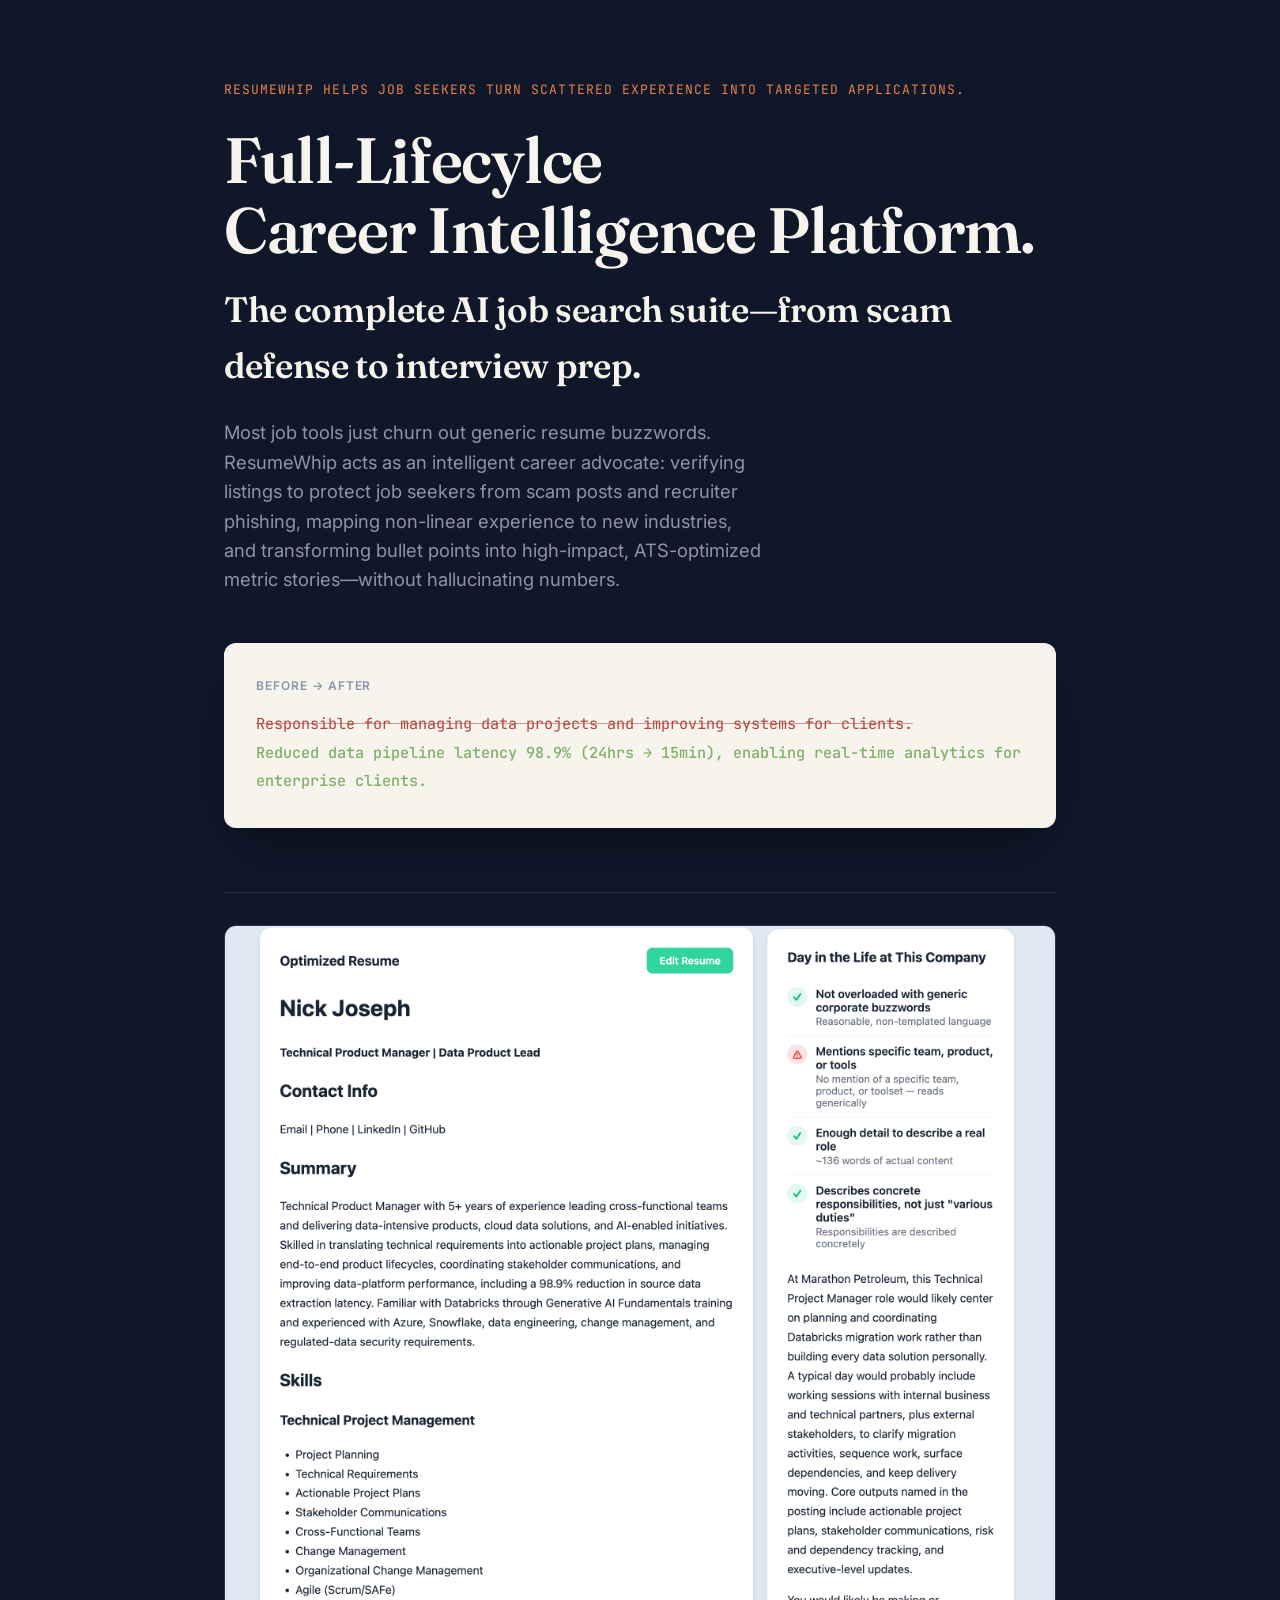
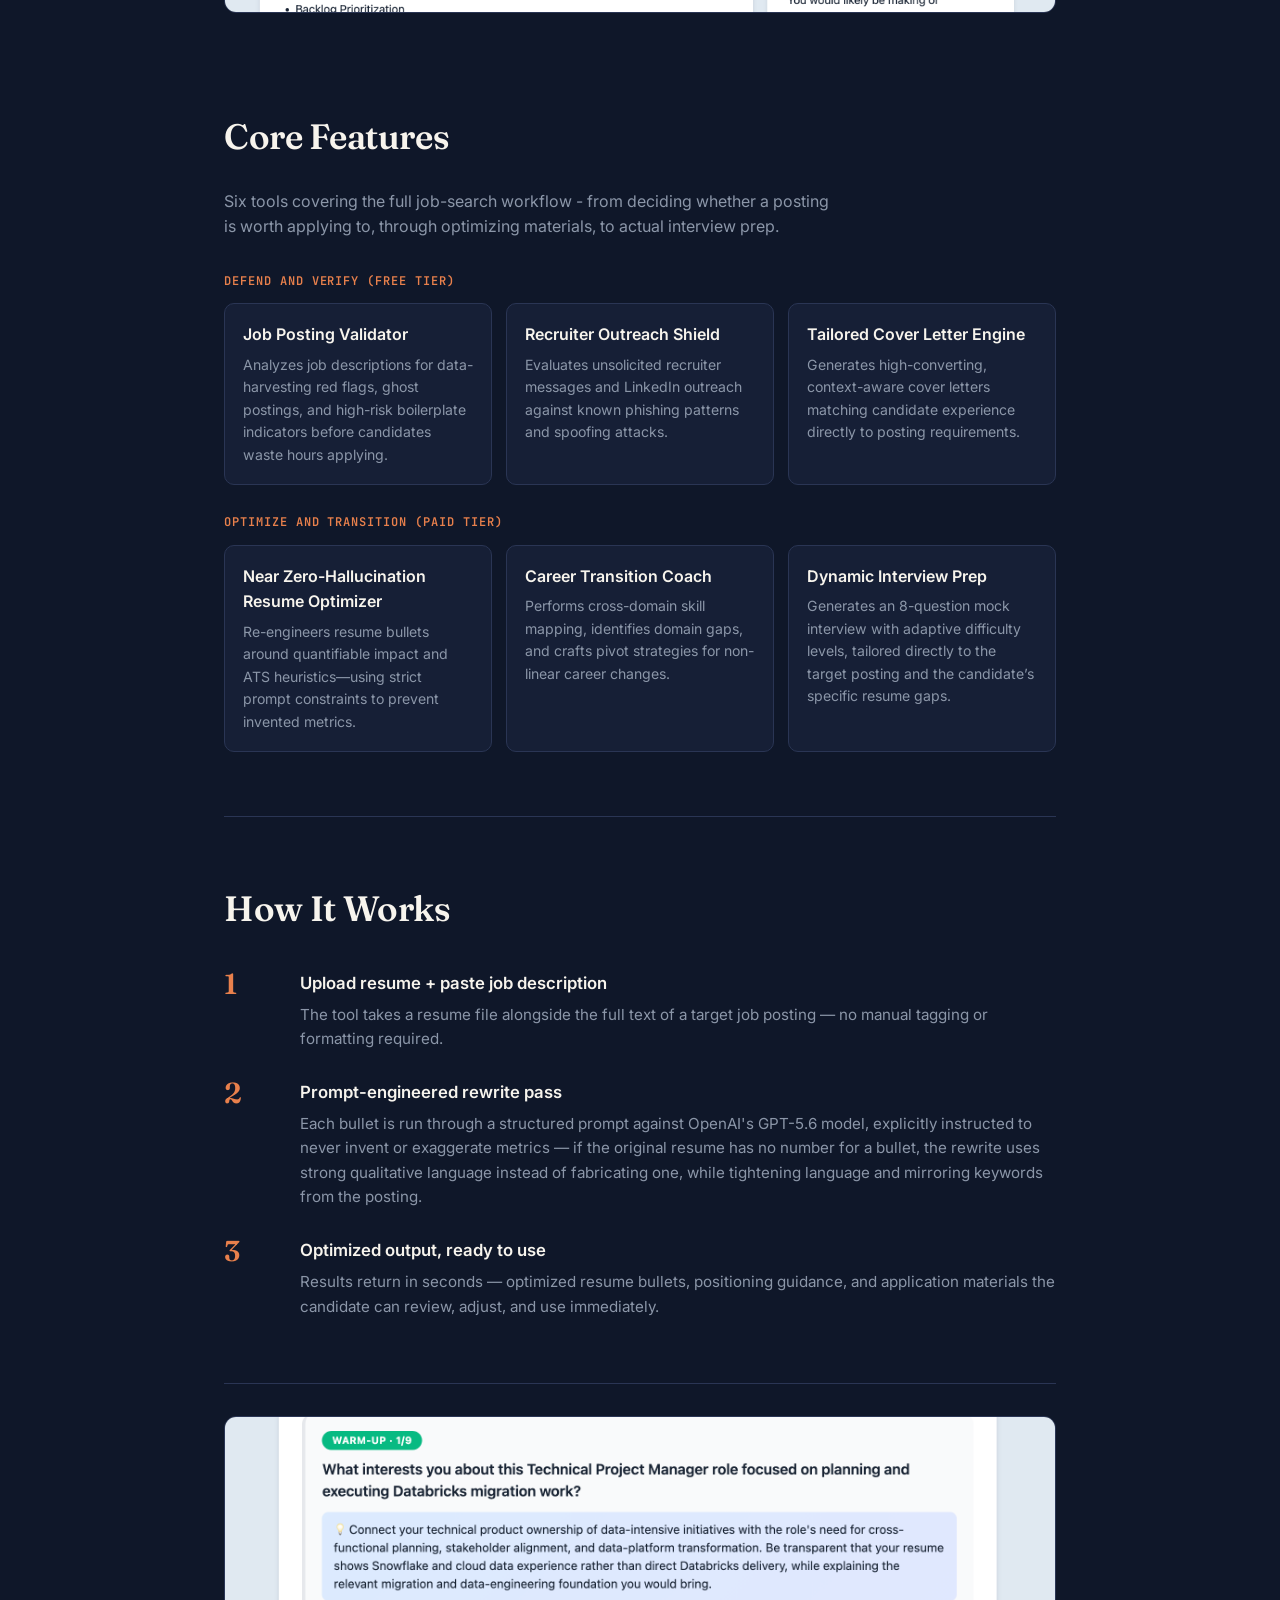
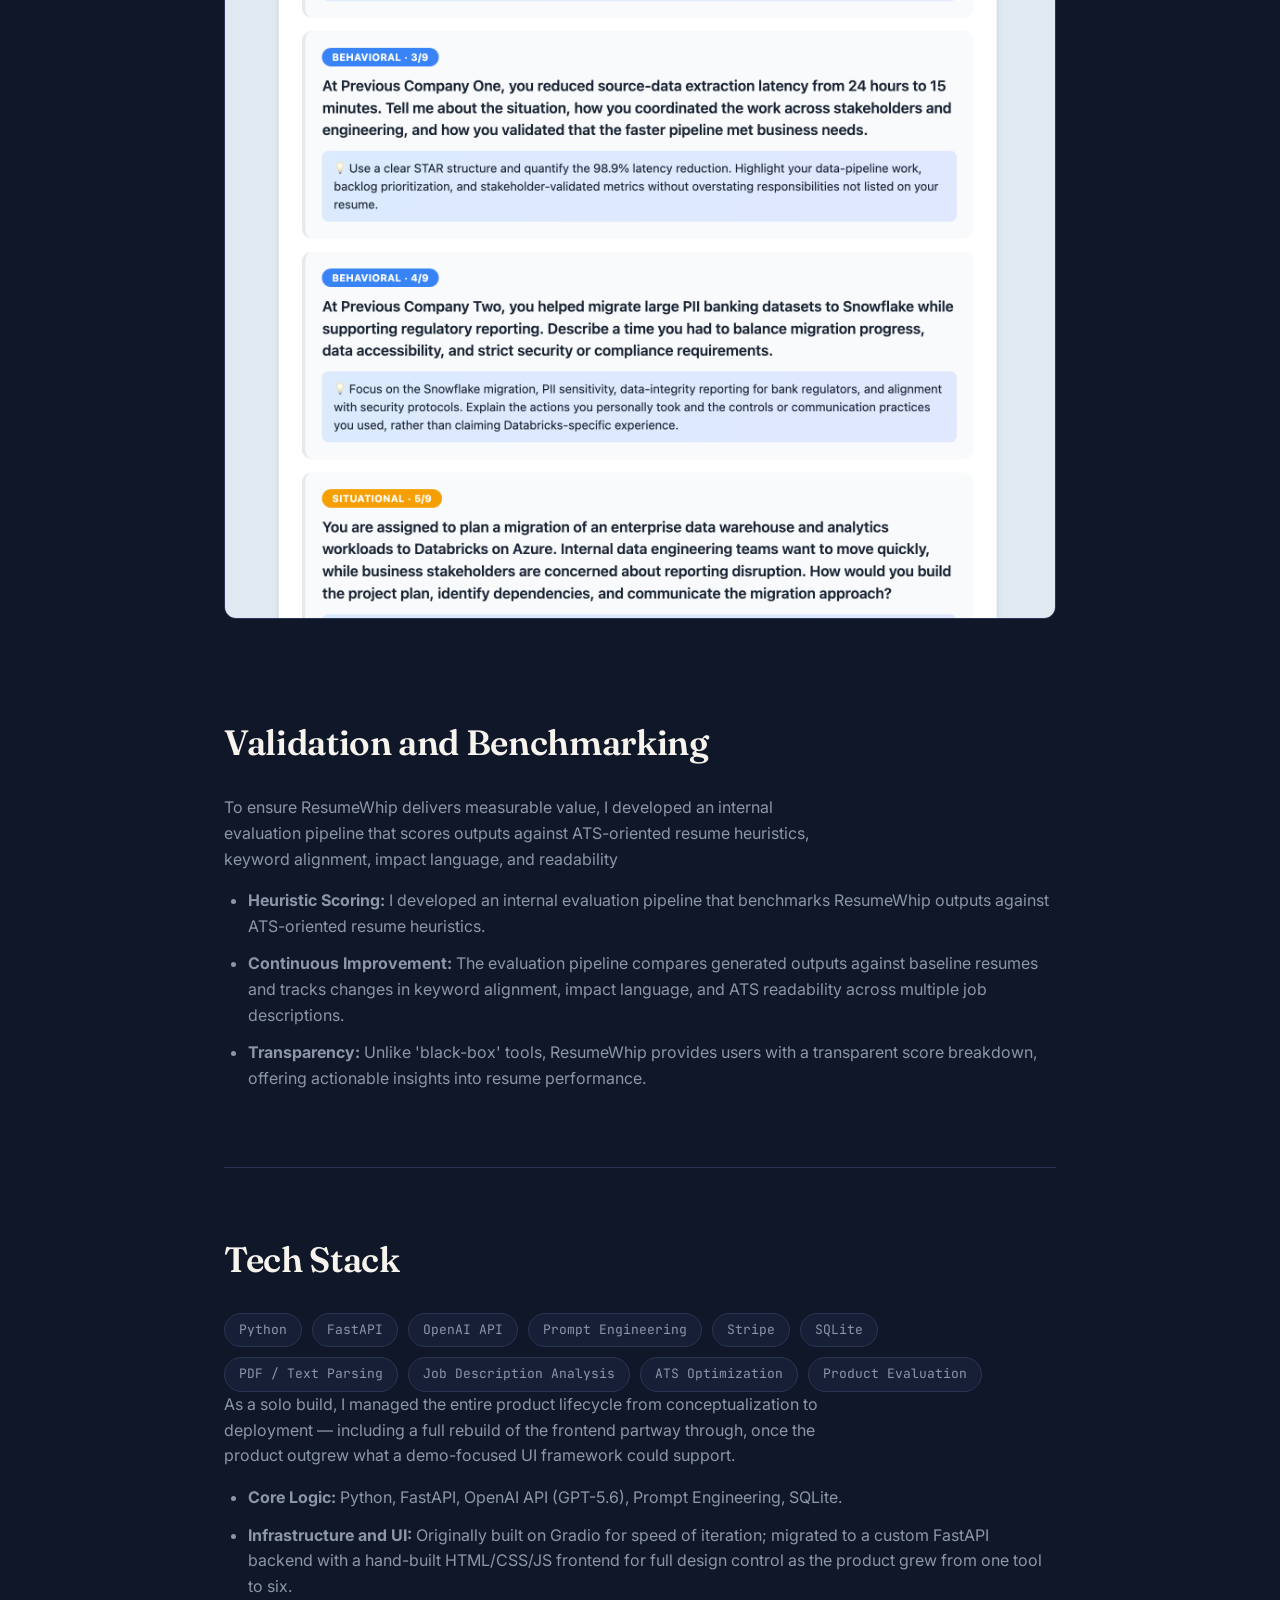
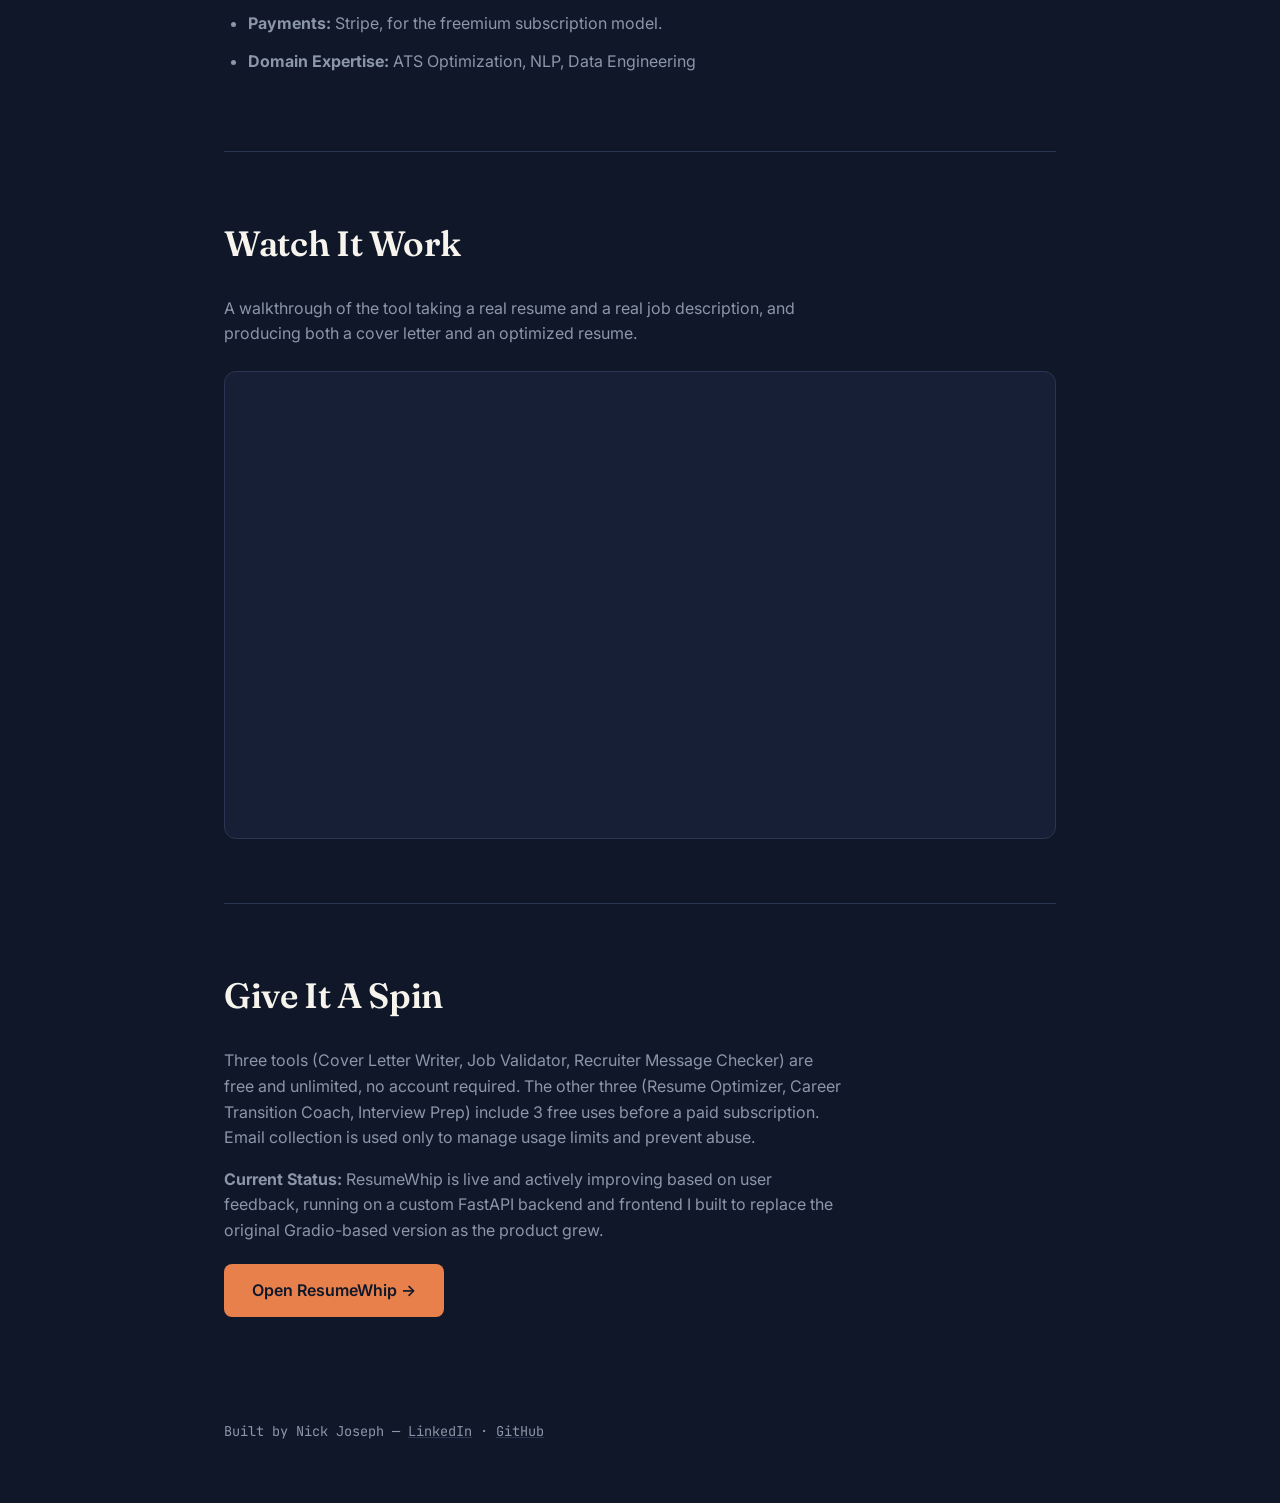
<file: index.html>
<!DOCTYPE html>
<html lang="en">
<head>
<meta charset="UTF-8">
<meta name="viewport" content="width=device-width, initial-scale=1.0">
<title>ResumeWhip — Case Study</title>
<meta property="og:title" content="ResumeWhip — Case Study">
<meta property="og:description" content="An AI-powered job search product built solo: resume optimization, career transition coaching, and scam-protection tools for job seekers.">
<meta property="og:image" content="https://npj210mlk.github.io/resumewhip_static_page/new_rw4.png">
<meta property="og:url" content="https://npj210mlk.github.io/resumewhip_static_page/">
<meta property="og:type" content="website">
<meta name="twitter:card" content="summary_large_image">
<meta name="twitter:title" content="ResumeWhip — Case Study">
<meta name="twitter:description" content="An AI-powered job search product built solo: resume optimization, career transition coaching, and scam-protection tools for job seekers.">
<meta name="twitter:image" content="https://npj210mlk.github.io/resumewhip_static_page/new_rw4.png">
<link rel="preconnect" href="https://fonts.googleapis.com">
<link rel="preconnect" href="https://fonts.gstatic.com" crossorigin>
<link href="https://fonts.googleapis.com/css2?family=Fraunces:opsz,wght@9..144,400;9..144,600;9..144,700&family=Inter:wght@400;500;600&family=JetBrains+Mono:wght@400;500&display=swap" rel="stylesheet">
<style>
  :root {
    --bg: #0F1729;
    --bg-elevated: #161F36;
    --card: #F7F4ED;
    --accent: #E8804C;
    --accent-soft: #E8804C33;
    --text-primary: #F7F4ED;
    --text-secondary: #8B96A8;
    --text-dark: #1A2236;
    --success: #7FB069;
    --border: #2A3554;
  }

  * { margin: 0; padding: 0; box-sizing: border-box; }

  html { scroll-behavior: smooth; }

  body {
    background: var(--bg);
    color: var(--text-primary);
    font-family: 'Inter', sans-serif;
    line-height: 1.6;
    -webkit-font-smoothing: antialiased;
  }

  .container {
    max-width: 880px;
    margin: 0 auto;
    padding: 0 24px;
  }

  /* ===== HERO ===== */
  .hero {
    padding: 80px 0 64px;
    border-bottom: 1px solid var(--border);
  }

  .eyebrow {
    font-family: 'JetBrains Mono', monospace;
    font-size: 13px;
    color: var(--accent);
    letter-spacing: 0.08em;
    text-transform: uppercase;
    margin-bottom: 24px;
  }

  h1 {
    font-family: 'Fraunces', serif;
    font-weight: 600;
    font-size: clamp(2.5rem, 6vw, 4rem);
    line-height: 1.1;
    letter-spacing: -0.02em;
    margin-bottom: 16px;
  }

  .subhead {
    font-size: 1.15rem;
    color: var(--text-secondary);
    max-width: 540px;
    margin-bottom: 48px;
  }

  /* ===== SIGNATURE: BEFORE/AFTER DIFF ===== */
  .diff-card {
    background: var(--card);
    color: var(--text-dark);
    border-radius: 12px;
    padding: 32px;
    font-family: 'JetBrains Mono', monospace;
    font-size: 0.95rem;
    line-height: 1.9;
    box-shadow: 0 24px 60px -20px rgba(0,0,0,0.5);
    position: relative;
    overflow: hidden;
  }

  .diff-label {
    font-family: 'Inter', sans-serif;
    font-size: 12px;
    font-weight: 600;
    text-transform: uppercase;
    letter-spacing: 0.08em;
    color: var(--text-secondary);
    margin-bottom: 12px;
    display: block;
  }

  .diff-old {
    color: #B0473D;
    text-decoration: line-through;
    text-decoration-color: #B0473D88;
    opacity: 0;
    animation: fadeIn 0.6s ease forwards;
    animation-delay: 0.2s;
  }

  .diff-new {
    color: var(--success);
    font-weight: 500;
    opacity: 0;
    max-height: 0;
    overflow: hidden;
    display: block;
    animation: revealNew 0.6s ease forwards;
    animation-delay: 1.1s;
  }

  @keyframes fadeIn {
    to { opacity: 1; }
  }

  @keyframes revealNew {
    to { opacity: 1; max-height: 100px; }
  }

  @media (prefers-reduced-motion: reduce) {
    .diff-old, .diff-new { animation: none; opacity: 1; max-height: none; }
  }

  /* ===== SECTIONS ===== */
  section {
    padding: 64px 0;
    border-bottom: 1px solid var(--border);
  }

  section:last-of-type { border-bottom: none; }

  h2 {
    font-family: 'Fraunces', serif;
    font-weight: 600;
    font-size: clamp(1.6rem, 4vw, 2.2rem);
    margin-bottom: 24px;
    letter-spacing: -0.01em;
  }

  p { color: var(--text-secondary); max-width: 620px; }
  p + p { margin-top: 16px; }

  /* ===== HOW IT WORKS ===== */
  .steps {
    display: grid;
    gap: 28px;
    margin-top: 32px;
  }

  .step {
    display: grid;
    grid-template-columns: 56px 1fr;
    gap: 20px;
    align-items: start;
  }

  .step-num {
    font-family: 'Fraunces', serif;
    font-size: 1.8rem;
    font-weight: 600;
    color: var(--accent);
    line-height: 1;
  }

  .step-content h3 {
    font-size: 1.05rem;
    font-weight: 600;
    margin-bottom: 6px;
    color: var(--text-primary);
  }

  .step-content p { font-size: 0.95rem; max-width: none; }

  /* ===== FEATURE GRID ===== */
  .feature-group-label {
    display: block;
    font-family: 'JetBrains Mono', monospace;
    font-size: 12px;
    font-weight: 600;
    text-transform: uppercase;
    letter-spacing: 0.08em;
    color: var(--accent);
    margin-top: 28px;
    margin-bottom: 12px;
  }

  .feature-group-label:first-of-type {
    margin-top: 32px;
  }

  .feature-grid {
    display: grid;
    grid-template-columns: repeat(auto-fit, minmax(220px, 1fr));
    gap: 14px;
  }

  .feature-card {
    background: var(--bg-elevated);
    border: 1px solid var(--border);
    border-radius: 10px;
    padding: 18px;
  }

  .feature-card h3 {
    font-family: 'Inter', sans-serif;
    font-size: 1rem;
    font-weight: 600;
    color: var(--text-primary);
    margin-bottom: 6px;
  }

  .feature-card p {
    font-size: 0.88rem;
    color: var(--text-secondary);
    max-width: none;
    margin: 0;
  }

  /* ===== SCREENSHOT PLACEHOLDERS ===== */
  .screenshot-frame {
    margin: 32px 0;
    border-radius: 12px;
    overflow: hidden;
    border: 1px solid var(--border);
    background: var(--bg-elevated);
  }

  .screenshot-frame img {
    width: 100%;
    display: block;
  }

  .screenshot-placeholder-label {
    display: none;
    padding: 40px 20px;
    text-align: center;
    font-family: 'JetBrains Mono', monospace;
    font-size: 13px;
    color: var(--text-secondary);
  }

  /* Shown only if the image fails to load (placeholder not yet replaced) */
  .screenshot-missing img {
    display: none;
  }

  .screenshot-missing .screenshot-placeholder-label {
    display: block;
  }

  /* ===== BULLETS ===== */
  .styled-list {
  margin-left: 24px; /* Adjust this value for the desired indentation */
  margin-top: 16px;
  color: var(--text-secondary);
}

.styled-list li {
  margin-bottom: 12px;
}

  /* ===== STACK ===== */
  .stack-row {
    display: flex;
    flex-wrap: wrap;
    gap: 10px;
    margin-top: 24px;
  }

  .stack-tag {
    font-family: 'JetBrains Mono', monospace;
    font-size: 13px;
    padding: 6px 14px;
    border: 1px solid var(--border);
    border-radius: 100px;
    color: var(--text-secondary);
    background: var(--bg-elevated);
  }

  /* ===== VIDEO ===== */
  .video-frame {
    margin-top: 24px;
    border-radius: 12px;
    overflow: hidden;
    border: 1px solid var(--border);
    background: var(--bg-elevated);
    aspect-ratio: 16 / 9;
    position: relative;
  }

  .video-frame iframe {
    width: 100%;
    height: 100%;
    border: 0;
    display: block;
  }

  .video-placeholder {
    width: 100%;
    height: 100%;
    display: flex;
    align-items: center;
    justify-content: center;
    color: var(--text-secondary);
    font-family: 'JetBrains Mono', monospace;
    font-size: 13px;
    text-align: center;
    padding: 20px;
  }

  /* ===== CTA ===== */
  .cta-section {
    text-align: left;
  }

  .cta-button {
    display: inline-flex;
    align-items: center;
    gap: 10px;
    background: var(--accent);
    color: var(--bg);
    font-weight: 600;
    font-size: 1rem;
    padding: 14px 28px;
    border-radius: 8px;
    text-decoration: none;
    margin-top: 20px;
    transition: transform 0.15s ease, box-shadow 0.15s ease;
  }

  .cta-button:hover {
    transform: translateY(-2px);
    box-shadow: 0 8px 24px -8px var(--accent-soft);
  }

  .cta-button:focus-visible {
    outline: 2px solid var(--accent);
    outline-offset: 3px;
  }

  .cta-note {
    font-size: 0.85rem;
    color: var(--text-secondary);
    margin-top: 12px;
    max-width: 480px;
  }

  /* ===== FOOTER ===== */
  footer {
    padding: 40px 0 60px;
    font-size: 0.85rem;
    color: var(--text-secondary);
    font-family: 'JetBrains Mono', monospace;
  }

  footer a {
    color: var(--text-secondary);
    text-decoration: underline;
    text-decoration-color: var(--border);
  }

  footer a:hover { color: var(--accent); }

  /* ===== RESPONSIVE ===== */
  @media (max-width: 600px) {
    .hero { padding: 56px 0 48px; }
    section { padding: 48px 0; }
    .diff-card { padding: 24px 20px; font-size: 0.85rem; }
    .step { grid-template-columns: 40px 1fr; gap: 14px; }
    .step-num { font-size: 1.4rem; }
  }
</style>
</head>
<body>

<div class="container">

  <!-- HERO -->
  <header class="hero">
    <!-- <div class="eyebrow">Case Study — AI Product, Solo Build</div> -->
    <div class="eyebrow">ResumeWhip helps job seekers turn scattered experience into targeted applications.</div>
    <h1>Full-Lifecylce <br>Career Intelligence Platform.</h1>
    <h2>The complete AI job search suite—from scam defense to interview prep.</h2>
    <p class="subhead">
      Most job tools just churn out generic resume buzzwords. ResumeWhip acts as an intelligent
      career advocate: verifying listings to protect job seekers from scam posts and recruiter 
      phishing, mapping non-linear experience to new industries, and transforming bullet points 
      into high-impact, ATS-optimized metric stories—without hallucinating numbers.
    </p>

    <div class="diff-card">
      <span class="diff-label">Before → After</span>
      <span class="diff-old">Responsible for managing data projects and improving systems for clients.</span>
      <span class="diff-new">Reduced data pipeline latency 98.9% (24hrs → 15min), enabling real-time analytics for enterprise clients.</span>
    </div>
  </header>

  <!--
    SCREENSHOT PLACEHOLDER — hero product shot.
    Recommended: Resume Optimizer results view (optimized resume + score
    comparison), since it's the clearest single "this really works" proof.
    Replace src below once you've captured it. Suggested size: 1200x750 or similar.
  -->
  <div class="screenshot-frame">
    <img src="new_rw4.png" alt="ResumeWhip Resume Optimizer showing an optimized resume and ATS score comparison" onerror="this.parentElement.classList.add('screenshot-missing')">
    <div class="screenshot-placeholder-label">Screenshot: Resume Optimizer results view</div>
  </div>

  <!-- CORE Features -->
  <section> 
    <h2>Core Features</h2> 
    <p> 
     Six tools covering the full job-search workflow -  from deciding whether a posting is 
     worth applying to, through optimizing materials, to actual interview prep. 
    </p> 

    <span class="feature-group-label">Defend and Verify (Free Tier)</span>
    <div class="feature-grid">
      <div class="feature-card">
        <h3>Job Posting Validator</h3>
        <p>Analyzes job descriptions for data-harvesting red flags, ghost postings, and high-risk boilerplate 
        indicators before candidates waste hours applying.</p>
      </div>
      <div class="feature-card">
        <h3>Recruiter Outreach Shield</h3>
        <p>Evaluates unsolicited recruiter messages and LinkedIn outreach against known phishing patterns 
        and spoofing attacks.</p>
      </div>
      <div class="feature-card">
        <h3>Tailored Cover Letter Engine</h3>
        <p>Generates high-converting, context-aware cover letters matching candidate experience directly 
        to posting requirements.</p>
      </div>
    </div>

    <span class="feature-group-label">Optimize and Transition (Paid Tier)</span>
    <div class="feature-grid">
      <div class="feature-card">
        <h3>Near Zero-Hallucination Resume Optimizer</h3>
        <p>Re-engineers resume bullets around quantifiable impact and ATS heuristics—using strict prompt 
        constraints to prevent invented metrics.</p>
      </div>
      <div class="feature-card">
        <h3>Career Transition Coach</h3>
        <p>Performs cross-domain skill mapping, identifies domain gaps, and crafts pivot strategies for 
        non-linear career changes.</p>
      </div>
      <div class="feature-card">
        <h3>Dynamic Interview Prep</h3>
        <p>Generates an 8-question mock interview with adaptive difficulty levels, tailored directly to 
        the target posting and the candidate’s specific resume gaps.</p>
      </div>
    </div>
  </section>

  <!-- HOW IT WORKS -->
  <section>
    <h2>How It Works</h2>
    <div class="steps">
      <div class="step">
        <div class="step-num">1</div>
        <div class="step-content">
          <h3>Upload resume + paste job description</h3>
          <p>The tool takes a resume file alongside the full text of a target job posting
             — no manual tagging or formatting required.</p>
        </div>
      </div>
      <div class="step">
        <div class="step-num">2</div>
        <div class="step-content">
          <h3>Prompt-engineered rewrite pass</h3>
          <p>Each bullet is run through a structured prompt against OpenAI's GPT-5.6 model,
             explicitly instructed to never invent or exaggerate metrics — if the original
             resume has no number for a bullet, the rewrite uses strong qualitative language
             instead of fabricating one, while tightening language and mirroring keywords
             from the posting.</p>
        </div>
      </div>
      <div class="step">
        <div class="step-num">3</div>
        <div class="step-content">
          <h3>Optimized output, ready to use</h3>
          <p>Results return in seconds — optimized resume bullets, positioning guidance, 
            and application materials the candidate can review, adjust, and use immediately.</p>
        </div>
      </div>
    </div>
  </section>

  <!--
    SCREENSHOT PLACEHOLDER #2 — a second tool, for variety.
    Recommended: Interview Prep's question cards (color-graded difficulty
    badges) or Career Transition Coach's coaching output — either shows
    range beyond "just a resume tool." Replace src once captured.
  -->
  <div class="screenshot-frame">
    <img src="new_rw3.png" alt="A second ResumeWhip tool in action" onerror="this.parentElement.classList.add('screenshot-missing')">
    <div class="screenshot-placeholder-label">Screenshot: Interview Prep or Career Transition Coach</div>
  </div>

  <!-- PRODUCT VALIDATION -->
  <section id="validation-benchmarking">
    <h2>Validation and Benchmarking</h2>
    <p>
      To ensure ResumeWhip delivers measurable value, I developed an internal evaluation 
      pipeline that scores outputs against ATS-oriented resume heuristics, 
      keyword alignment, impact language, and readability</p>
    
    <ul class = "styled-list">
      <li><strong>Heuristic Scoring:</strong> I developed an internal evaluation pipeline 
        that benchmarks ResumeWhip outputs against ATS-oriented resume heuristics.</li>
      <li><strong>Continuous Improvement:</strong> The evaluation pipeline compares 
        generated outputs against baseline resumes and tracks changes in keyword alignment,
        impact language, and ATS readability across multiple job descriptions.</li>
      <li><strong>Transparency:</strong> Unlike 'black-box' tools, ResumeWhip provides 
        users with a transparent score breakdown, offering actionable insights into resume 
        performance.</li>
    </ul>
  </section>

  <!-- STACK -->
  <section>
    <h2>Tech Stack</h2>
    <div class="stack-row">
      <span class="stack-tag">Python</span>
      <span class="stack-tag">FastAPI</span>
      <span class="stack-tag">OpenAI API</span>
      <span class="stack-tag">Prompt Engineering</span>
      <span class="stack-tag">Stripe</span>
      <span class="stack-tag">SQLite</span>
      <span class="stack-tag">PDF / Text Parsing</span>
      <span class="stack-tag">Job Description Analysis</span>
      <span class="stack-tag">ATS Optimization</span>
      <span class="stack-tag">Product Evaluation</span>
    </div>

    <p>As a solo build, I managed the entire product lifecycle from conceptualization to 
      deployment — including a full rebuild of the frontend partway through, once the 
      product outgrew what a demo-focused UI framework could support.</p>

    <ul class = "styled-list">
      <li><strong>Core Logic:</strong> Python, FastAPI, OpenAI API (GPT-5.6), Prompt Engineering, SQLite.</li>
      <li><strong>Infrastructure and UI:</strong> Originally built on Gradio for speed of iteration; 
        migrated to a custom FastAPI backend with a hand-built HTML/CSS/JS frontend for full design 
        control as the product grew from one tool to six.</li>
      <li><strong>Payments:</strong> Stripe, for the freemium subscription model.</li>
      <li><strong>Domain Expertise:</strong> ATS Optimization, NLP, Data Engineering</li>
    </ul>
  </section>

  <section>
    <h2>Watch It Work</h2>
    <p>A walkthrough of the tool taking a real resume and a real job description,
      and producing both a cover letter and an optimized resume.</p>
    <div class="video-frame">
      <iframe
        src = "https://www.loom.com/embed/7e0e27c6a9404da49010bbe0cd6e7225"
        frameborder = "0"
        webkitallowfullscreen
        mozallowfullscreen
        allowfullscreen>
      </iframe>
    </div>
  </section>

  <!-- CTA -->
  <section class="cta-section">
    <h2>Give It A Spin</h2>
    <p>
      Three tools (Cover Letter Writer, Job Validator, Recruiter Message Checker) are free 
      and unlimited, no account required. The other three (Resume Optimizer, Career 
      Transition Coach, Interview Prep) include 3 free uses before a paid subscription. 
      Email collection is used only to manage usage limits and prevent abuse.
    </p>
    <p><strong>Current Status:</strong> ResumeWhip is live and actively improving 
      based on user feedback, running on a custom FastAPI backend and frontend I built 
      to replace the original Gradio-based version as the product grew.</p>
    <a class="cta-button" href="https://www.resumewhip.com" target="_blank" rel="noopener">
      Open ResumeWhip →
    </a>
  </section>

  <footer>
    <p>Built by Nick Joseph — <a href="https://www.linkedin.com/in/nickjosephsanantonio" target="_blank" rel="noopener">LinkedIn</a> · <a href="https://github.com/npj210mlk" target="_blank" rel="noopener">GitHub</a></p>
  </footer>

</div>

</body>
</html>
</file>
